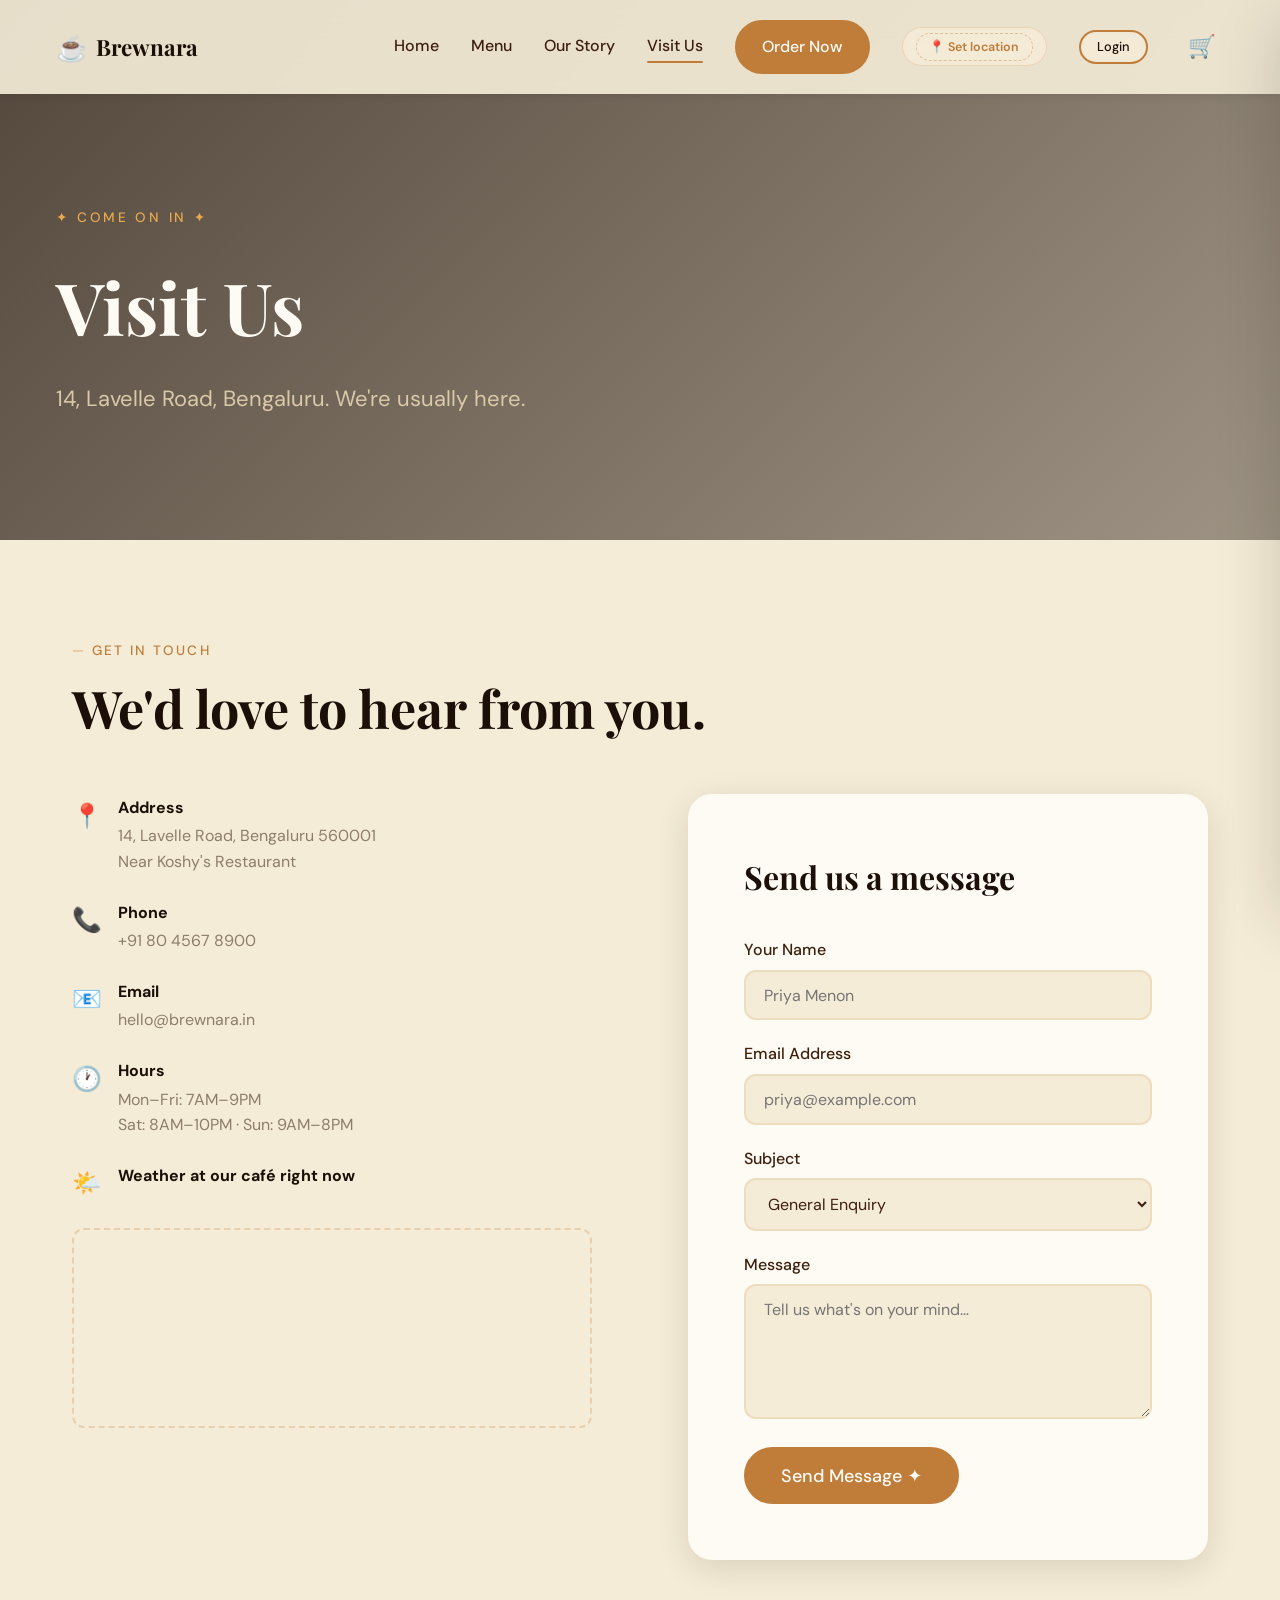
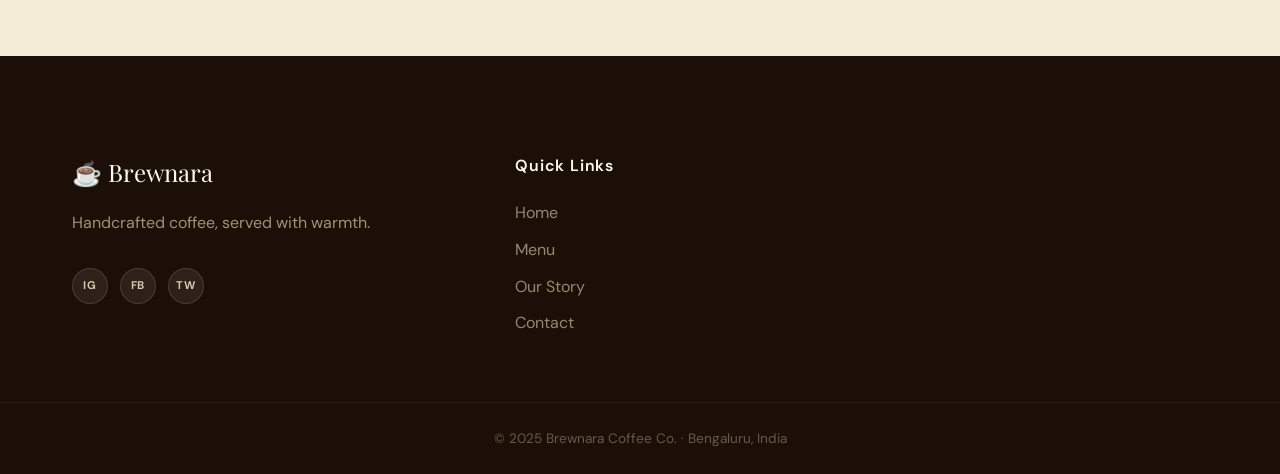
<file: contact.html>
<!DOCTYPE html>
<html lang="en">

<head>
  <meta charset="UTF-8" />
  <meta name="viewport" content="width=device-width, initial-scale=1.0" />
  <title>Visit Us — Brewnara Coffee Co.</title>
  <link rel="stylesheet" href="style.css" />
  <link rel="stylesheet" href="components.css" />
  <link rel="preconnect" href="https://fonts.googleapis.com" />
  <link
    href="https://fonts.googleapis.com/css2?family=Playfair+Display:ital,wght@0,500;0,700;1,500&family=DM+Sans:wght@300;400;500&family=Caveat:wght@600&display=swap"
    rel="stylesheet" />
</head>

<body class="page-inner">

  <header class="nav nav--scrolled" id="nav">
    <a href="index.html" class="nav__logo"><span class="nav__logo-icon">☕</span><span>Brewnara</span></a>
    <nav class="nav__links">
      <a href="index.html" class="nav__link">Home</a>
      <a href="menu.html" class="nav__link">Menu</a>
      <a href="about.html" class="nav__link">Our Story</a>
      <a href="contact.html" class="nav__link nav__link--active">Visit Us</a>
    </nav>
    <a href="menu.html" class="btn btn--warm">Order Now</a>
    <div id="weather-widget" class="weather-widget"></div>
    <button id="nav-login-btn" class="btn btn--outline nav-login-btn" onclick="openAuthModal('login')">Login</button>
    <div id="nav-user-area" class="nav-user-area" style="display:none;position:relative">
      <button class="nav-profile-btn" onclick="toggleProfileDropdown()">
        <span class="nav-profile-avatar" id="nav-profile-avatar"></span>
        <span id="nav-user-name"></span>
        <span class="nav-profile-caret">▾</span>
      </button>
      <div id="profile-dropdown" class="profile-dropdown" style="display:none"></div>
    </div>
    <button class="nav-cart-btn" onclick="toggleCart()">🛒 <span id="cart-badge" class="cart-badge"
        style="display:none">0</span></button>
    <input type="checkbox" id="nav-toggle" class="nav__toggle-input" />
    <label for="nav-toggle" class="nav__hamburger"><span></span><span></span><span></span></label>
    <div class="nav__mobile-menu">
      <a href="index.html">Home</a><a href="menu.html">Menu</a>
      <a href="about.html">Our Story</a><a href="contact.html">Visit Us</a>
    </div>
  </header>

  <section class="page-hero">
    <div class="page-hero__bg"
      style="background-image:url('https://images.unsplash.com/photo-1501339847302-ac426a4a7cbb?w=1400&q=80')"></div>
    <div class="page-hero__overlay"></div>
    <div class="page-hero__content">
      <span class="hero__eyebrow">Come On In</span>
      <h1>Visit Us</h1>
      <p>14, Lavelle Road, Bengaluru. We're usually here.</p>
    </div>
  </section>

  <section class="contact section" id="contact">
    <div class="container">
      <div class="section-label">Get In Touch</div>
      <h2 class="section-title">We'd love to hear from you.</h2>
      <div class="contact__inner">
        <div class="contact__info">
          <div class="contact__info-item"><span class="contact__info-icon">📍</span>
            <div><strong>Address</strong>
              <p>14, Lavelle Road, Bengaluru 560001<br />Near Koshy's Restaurant</p>
            </div>
          </div>
          <div class="contact__info-item"><span class="contact__info-icon">📞</span>
            <div><strong>Phone</strong>
              <p>+91 80 4567 8900</p>
            </div>
          </div>
          <div class="contact__info-item"><span class="contact__info-icon">📧</span>
            <div><strong>Email</strong>
              <p>hello@brewnara.in</p>
            </div>
          </div>
          <div class="contact__info-item"><span class="contact__info-icon">🕐</span>
            <div><strong>Hours</strong>
              <p>Mon–Fri: 7AM–9PM<br />Sat: 8AM–10PM · Sun: 9AM–8PM</p>
            </div>
          </div>
          <!-- Live weather at location -->
          <div class="contact__info-item">
            <span class="contact__info-icon">🌤️</span>
            <div><strong>Weather at our café right now</strong>
              <div id="weather-widget-contact" class="weather-widget-inline"></div>
            </div>
          </div>
          <div class="contact__map-placeholder">
            <iframe
              src="https://www.google.com/maps/embed?pb=!1m18!1m12!1m3!1d60937.79!2d78.4738!3d17.4126!2m3!1f0!2f0!3f0!3m2!1i1024!2i768!4f13.1!3m3!1m2!1s0x3bcb99daeaebd2c7%3A0x80c0!2sJubilee%20Hills%2C%20Hyderabad!5e0!3m2!1sen!2sin!4v1680000000000"
              width="100%" height="200" style="border:0;border-radius:12px;" allowfullscreen="" loading="lazy"></iframe>
          </div>
        </div>
        <form class="contact__form" id="contact-form">
          <h3>Send us a message</h3>
          <div id="contact-success"
            style="display:none;background:#e8f5e9;color:#2e7d32;padding:1rem;border-radius:8px;margin-bottom:1rem;font-weight:500">
            ✓ Message sent! We'll get back to you within 24 hours.</div>
          <div class="form-group"><label for="name">Your Name</label><input type="text" id="name"
              placeholder="Priya Menon" required /></div>
          <div class="form-group"><label for="email">Email Address</label><input type="email" id="email"
              placeholder="priya@example.com" required /></div>
          <div class="form-group"><label for="subject">Subject</label>
            <select id="subject">
              <option>General Enquiry</option>
              <option>Table Reservation</option>
              <option>Corporate Event</option>
              <option>Bean Subscription</option>
              <option>Wholesale</option>
              <option>Press & Media</option>
            </select>
          </div>
          <div class="form-group"><label for="message">Message</label><textarea id="message" rows="5"
              placeholder="Tell us what's on your mind…" required></textarea></div>
          <button type="submit" class="btn btn--warm btn--lg">Send Message ✦</button>
        </form>
      </div>
    </div>
  </section>

  <footer class="footer">
    <div class="container footer__inner">
      <div class="footer__brand">
        <div class="footer__logo">☕ Brewnara</div>
        <p>Handcrafted coffee, served with warmth.</p>
        <div class="footer__socials"><a href="#" class="footer__social">ig</a><a href="#"
            class="footer__social">fb</a><a href="#" class="footer__social">tw</a></div>
      </div>
      <div class="footer__col">
        <h4>Quick Links</h4><a href="index.html">Home</a><a href="menu.html">Menu</a><a href="about.html">Our
          Story</a><a href="contact.html">Contact</a>
      </div>
    </div>
    <div class="footer__bottom">
      <p>© 2025 Brewnara Coffee Co. · Bengaluru, India</p>
    </div>
  </footer>

  <!-- CART + AUTH MODALS -->
  <div id="cart-overlay" style="display:none;position:fixed;inset:0;background:rgba(0,0,0,.45);z-index:299;"></div>
  <aside id="cart-drawer" class="cart-drawer">
    <div class="cart-drawer__header">
      <h3>☕ Your Order</h3><button class="cart-drawer__close" onclick="toggleCart()">✕</button>
    </div>
    <div id="cart-items" class="cart-drawer__body"></div>
    <div class="cart-drawer__footer">
      <div class="cart-drawer__total"><span>Total</span><strong id="cart-total">₹0</strong></div>
      <button class="btn btn--warm btn--lg" style="width:100%" onclick="handleCheckout()">Place Order →</button>
      <p class="cart-drawer__note">* Login required to place order</p>
    </div>
  </aside>
  <div id="auth-modal"
    style="display:none;position:fixed;inset:0;background:rgba(28,15,7,.7);z-index:400;align-items:center;justify-content:center;backdrop-filter:blur(4px);">
    <div class="auth-modal__box">
      <button class="auth-modal__close" onclick="closeAuthModal()">✕</button>
      <div class="auth-modal__logo">☕ Brewnara</div>
      <div class="auth-tabs">
        <button class="auth-tab auth-tab--active" data-tab="login" onclick="switchAuthTab('login')">Login</button>
        <button class="auth-tab" data-tab="register" onclick="switchAuthTab('register')">Register</button>
      </div>
      <p id="auth-error" class="auth-error"></p>
      <form id="auth-login-form">
        <div class="form-group"><label>Email</label><input id="login-email" type="email" required /></div>
        <div class="form-group"><label>Password</label><input id="login-password" type="password" required /></div>
        <button type="submit" class="btn btn--warm btn--lg" style="width:100%;margin-top:.5rem">Login →</button>
        <p class="auth-switch">No account? <button type="button" onclick="switchAuthTab('register')">Register
            free</button></p>
      </form>
      <form id="auth-register-form" style="display:none">
        <div class="form-group"><label>Full Name</label><input id="reg-name" type="text" required /></div>
        <div class="form-group"><label>Email</label><input id="reg-email" type="email" required /></div>
        <div class="form-group"><label>Password</label><input id="reg-password" type="password" required /></div>
        <div class="form-group"><label>Confirm Password</label><input id="reg-confirm" type="password" required /></div>
        <button type="submit" class="btn btn--warm btn--lg" style="width:100%;margin-top:.5rem">Create Account
          →</button>
        <p class="auth-switch">Have account? <button type="button" onclick="switchAuthTab('login')">Login</button></p>
      </form>
    </div>
  </div>
  <div id="order-confirm-modal"
    style="display:none;position:fixed;inset:0;background:rgba(28,15,7,.7);z-index:400;align-items:center;justify-content:center;">
    <div class="auth-modal__box" style="text-align:center">
      <div style="font-size:3rem;margin-bottom:1rem">🎉</div>
      <h2 style="font-family:var(--font-display);color:var(--cs-espresso)">Order Placed!</h2>
      <p>Thank you, <strong id="order-confirm-name"></strong>! Total: <strong id="order-confirm-total"></strong></p>
      <button class="btn btn--warm btn--lg" style="margin-top:1.5rem;width:100%"
        onclick="closeOrderConfirm()">Done</button>
    </div>
  </div>

  <script src="app.js"></script>
  <script>
    // Contact form handler — saves to localStorage
    document.getElementById('contact-form').addEventListener('submit', function (e) {
      e.preventDefault();
      const messages = JSON.parse(localStorage.getItem('brewnara_messages') || '[]');
      messages.push({
        name: document.getElementById('name').value,
        email: document.getElementById('email').value,
        subject: document.getElementById('subject').value,
        message: document.getElementById('message').value,
        date: new Date().toISOString()
      });
      localStorage.setItem('brewnara_messages', JSON.stringify(messages));
      document.getElementById('contact-success').style.display = 'block';
      this.reset();
    });

    // Copy weather into the inline contact widget after it loads
    document.addEventListener('DOMContentLoaded', () => {
      // Give the main weather widget a moment to fetch, then mirror it
      setTimeout(() => {
        const source = document.getElementById('weather-widget');
        const target = document.getElementById('weather-widget-contact');
        if (source && target) target.innerHTML = source.innerHTML;
      }, 2500);
    });
  </script>
</body>

</html>
</file>
<file: style.css>
/*  1. CSS CUSTOM PROPERTIES (Design Tokens)  */

:root {
  /* Brand Palette */
  --cs-espresso: #1C0F07;
  /* Darkest — espresso depth */
  --cs-roast: #3D1F0D;
  /* Dark brown */
  --cs-caramel: #C07D3A;
  /* Golden caramel — primary accent */
  --cs-honey: #E8A84D;
  /* Warm honey — hover accent */
  --cs-cream: #F5ECD7;
  /* Cream base — background */
  --cs-cream-dk: #D9C9A8;
  /* Darker cream for text on dark */
  --cs-sage: #7A8C6E;
  /* Sage green — natural counter */
  --cs-warm-gray: #8C7E6A;
  /* Warm neutral text */
  --cs-white: #FEFAF4;
  /* Off-white */

  /* Typography */
  --font-display: 'Playfair Display', Georgia, serif;
  --font-body: 'DM Sans', system-ui, sans-serif;
  --font-hand: 'Caveat', cursive;

  /* Type Scale */
  --fs-xs: clamp(0.75rem, 1.5vw, 0.85rem);
  --fs-sm: clamp(0.875rem, 1.8vw, 1rem);
  --fs-base: clamp(1rem, 2vw, 1.125rem);
  --fs-md: clamp(1.125rem, 2.5vw, 1.375rem);
  --fs-lg: clamp(1.5rem, 3vw, 2rem);
  --fs-xl: clamp(2rem, 5vw, 3.25rem);
  --fs-hero: clamp(2.8rem, 8vw, 5.5rem);

  /* Spacing */
  --sp-xs: 0.5rem;
  --sp-sm: 1rem;
  --sp-md: 2rem;
  --sp-lg: 3.5rem;
  --sp-xl: 6rem;

  /* Borders */
  --radius-sm: 6px;
  --radius-md: 12px;
  --radius-lg: 24px;
  --radius-pill: 999px;

  /* Shadows */
  --shadow-sm: 0 2px 8px rgba(28, 15, 7, 0.08);
  --shadow-md: 0 8px 32px rgba(28, 15, 7, 0.12);
  --shadow-lg: 0 20px 60px rgba(28, 15, 7, 0.18);
  --shadow-warm: 0 8px 32px rgba(192, 125, 58, 0.25);

  /* Transitions */
  --ease-out: cubic-bezier(0.16, 1, 0.3, 1);
  --ease-inout: cubic-bezier(0.4, 0, 0.2, 1);
  --duration: 0.35s;
}

/*
     2. RESET & BASE
  */
*,
*::before,
*::after {
  box-sizing: border-box;
  margin: 0;
  padding: 0;
}

html {
  scroll-behavior: smooth;
  font-size: 16px;
}

body {
  font-family: var(--font-body);
  background-color: var(--cs-cream);
  color: var(--cs-roast);
  line-height: 1.7;
  overflow-x: hidden;
  -webkit-font-smoothing: antialiased;
}

img {
  display: block;
  width: 100%;
  height: 100%;
  object-fit: cover;
}

a {
  text-decoration: none;
  color: inherit;
}

ul {
  list-style: none;
}

input,
textarea,
select,
button {
  font-family: inherit;
}

.container {
  max-width: 1200px;
  margin: 0 auto;
  padding: 0 var(--sp-md);
}

.section {
  padding: var(--sp-xl) 0;
}

.section-label {
  display: inline-block;
  font-size: var(--fs-xs);
  font-weight: 500;
  letter-spacing: .15em;
  text-transform: uppercase;
  color: var(--cs-caramel);
  margin-bottom: var(--sp-sm);
}

.section-label::before {
  content: '— ';
  opacity: .5;
}

.section-title {
  font-family: var(--font-display);
  font-size: var(--fs-xl);
  font-weight: 700;
  line-height: 1.15;
  color: var(--cs-espresso);
  margin-bottom: var(--sp-lg);
}

/*   3. BUTTONS   */
.btn {
  display: inline-flex;
  align-items: center;
  gap: .5rem;
  padding: .7rem 1.6rem;
  border-radius: var(--radius-pill);
  font-size: var(--fs-sm);
  font-weight: 500;
  cursor: pointer;
  border: 2px solid transparent;
  transition: transform var(--duration) var(--ease-out),
    box-shadow var(--duration) var(--ease-out),
    background var(--duration),
    color var(--duration);
  position: relative;
  overflow: hidden;
}

.btn::after {
  content: '';
  position: absolute;
  inset: 0;
  background: rgba(255, 255, 255, 0.15);
  opacity: 0;
  transition: opacity var(--duration);
}

.btn:hover::after {
  opacity: 1;
}

.btn:hover {
  transform: translateY(-2px);
  box-shadow: var(--shadow-warm);
}

.btn:active {
  transform: translateY(0);
}

.btn--warm {
  background: var(--cs-caramel);
  color: var(--cs-white);
  border-color: var(--cs-caramel);
}

.btn--warm:hover {
  background: var(--cs-honey);
  border-color: var(--cs-honey);
}

.btn--outline {
  background: transparent;
  color: var(--cs-white);
  border-color: rgba(255, 255, 255, .6);
  backdrop-filter: blur(4px);
}

.btn--outline:hover {
  background: rgba(255, 255, 255, .1);
  border-color: var(--cs-white);
}

.btn--lg {
  padding: .9rem 2.2rem;
  font-size: var(--fs-base);
}

/*     4. LOADING ANIMATION */
.loader {
  position: fixed;
  inset: 0;
  background: var(--cs-espresso);
  display: flex;
  flex-direction: column;
  align-items: center;
  justify-content: center;
  z-index: 9999;
  animation: loaderFade 0.5s ease 2s forwards;
  pointer-events: none;
}

.loader__cup {
  position: relative;
  text-align: center
}

.loader__mug {
  font-size: 4rem;
  animation: cupBounce 1.5s var(--ease-out) infinite;
}

.loader__steam {
  position: absolute;
  width: 4px;
  background: linear-gradient(to top, var(--cs-caramel), transparent);
  bottom: 100%;
  animation: steamRise 2s ease 0.3s infinite;
  opacity: 0;
}

.loader__steam {
  left: 40%;
  height: 30px;
  animation-delay: 0s;
}

.loader__steam--2 {
  left: 52%;
  height: 25px;
  animation-delay: .2s;
}

.loader__steam--3 {
  left: 30%;
  height: 20px;
  animation-delay: .4s;
}

.loader__text {
  color: var(--cs-cream-dk);
  font-size: var(--fs-sm);
  margin-top: 1.5rem;
  letter-spacing: .05em;
  animation: fadeInText 0.6s ease 0.5s both;
}


@keyframes loaderFade {
  to {
    opacity: 0;
    visibility: hidden;
  }
}

@keyframes cupBounce {

  0%,
  100% {
    transform: translateY(0)
  }

  50% {
    transform: translateY(-10px)
  }
}

@keyframes steamRise {
  0% {
    opacity: 0;
    transform: translateY(0) scaleX(1)
  }

  50% {
    opacity: .8;
    transform: translateY(-20px) scaleX(1.2)
  }

  100% {
    opacity: 0;
    transform: translateY(-40px) scaleX(0.8)
  }
}

@keyframes fadeInText {
  from {
    opacity: 0;
    transform: translateY(8px)
  }

  to {
    opacity: 1;
    transform: none
  }
}

/*     5. NAVIGATION  */
.nav {
  position: fixed;
  top: 0;
  left: 0;
  right: 0;
  z-index: 100;
  display: flex;
  align-items: center;
  gap: var(--sp-md);
  padding: 1.25rem var(--sp-lg);
  transition: background var(--duration), backdrop-filter var(--duration), box-shadow var(--duration);
}

/* Transparent on hero, white-ish when scrolled */
.nav {
  background: transparent;
}

.nav--scrolled,
.page-inner .nav {
  background: rgba(245, 236, 215, .92);
  backdrop-filter: blur(16px);
  box-shadow: var(--shadow-sm);
}

.nav__logo {
  display: flex;
  align-items: center;
  gap: .5rem;
  font-family: var(--font-display);
  font-size: 1.4rem;
  font-weight: 700;
  color: var(--cs-espresso);
  margin-right: auto;
}

.nav__logo-icon {
  font-size: 1.6rem;
}

.nav__links {
  display: flex;
  gap: var(--sp-md);
}

.nav__link {
  font-size: var(--fs-sm);
  font-weight: 500;
  color: var(--cs-roast);
  position: relative;
  padding-bottom: 2px;
}

.nav__link::after {
  content: '';
  position: absolute;
  bottom: -2px;
  left: 0;
  width: 0;
  height: 2px;
  background: var(--cs-caramel);
  border-radius: 2px;
  transition: width var(--duration) var(--ease-out);
}

.nav__link:hover::after,
.nav__link--active::after {
  width: 100%;
}

/* Mobile hamburger — CSS-only */
.nav__toggle-input,
.nav__mobile-menu {
  display: none;
}

.nav__hamburger {
  display: none;
  flex-direction: column;
  gap: 5px;
  cursor: pointer;
  padding: 4px;
}

.nav__hamburger span {
  display: block;
  width: 24px;
  height: 2px;
  background: var(--cs-roast);
  border-radius: 2px;
  transition: transform var(--duration), opacity var(--duration);
}

/*
     6. HERO SECTION
  */
.hero {
  position: relative;
  height: 100vh;
  min-height: 640px;
  display: flex;
  align-items: center;
  overflow: hidden;
}

.hero__bg {
  position: absolute;
  inset: 0;
  background-image: url('https://images.unsplash.com/photo-1445116572660-236099ec97a0?w=1800&q=80');
  background-size: cover;
  background-position: center;
  transform: scale(1.05);
  animation: heroZoom 12s ease-in-out infinite alternate;
}

@keyframes heroZoom {
  from {
    transform: scale(1.05);
  }

  to {
    transform: scale(1.12);
  }
}

.hero__overlay {
  position: absolute;
  inset: 0;
  background: linear-gradient(135deg,
      rgba(28, 15, 7, 0.72) 0%,
      rgba(61, 31, 13, 0.45) 50%,
      rgba(28, 15, 7, 0.30) 100%);
}

.hero__content {
  position: relative;
  z-index: 2;
  max-width: 700px;
  padding: 0 var(--sp-lg);
  animation: heroIn 1s var(--ease-out) 0.3s both;
}

@keyframes heroIn {
  from {
    opacity: 0;
    transform: translateY(30px);
  }

  to {
    opacity: 1;
    transform: none;
  }
}

.hero__eyebrow {
  display: inline-block;
  font-size: var(--fs-xs);
  font-weight: 500;
  letter-spacing: .2em;
  text-transform: uppercase;
  color: var(--cs-honey);
  margin-bottom: var(--sp-sm);
}

.hero__eyebrow::before {
  content: '✦  ';
}

.hero__eyebrow::after {
  content: '  ✦';
}

.hero__headline {
  font-family: var(--font-display);
  font-size: var(--fs-hero);
  font-weight: 700;
  line-height: 1.05;
  color: var(--cs-white);
  margin-bottom: 1.5rem;
}

.hero__headline em {
  font-style: italic;
  color: var(--cs-honey);
}

.hero__sub {
  font-size: var(--fs-md);
  color: var(--cs-cream-dk);
  max-width: 520px;
  margin-bottom: var(--sp-lg);
  line-height: 1.65;
}

.hero__ctas {
  display: flex;
  gap: 1rem;
  flex-wrap: wrap;
}

/* Scroll indicator */
.hero__scroll-indicator {
  position: absolute;
  bottom: 2.5rem;
  right: var(--sp-lg);
  display: flex;
  flex-direction: column;
  align-items: center;
  gap: .5rem;
  color: var(--cs-cream-dk);
  font-size: var(--fs-xs);
  letter-spacing: .1em;
  text-transform: uppercase;
  z-index: 2;
}

.hero__scroll-line {
  width: 2px;
  height: 50px;
  background: linear-gradient(to bottom, var(--cs-caramel), transparent);
  border-radius: 2px;
  animation: scrollPulse 2s ease-in-out infinite;
}

@keyframes scrollPulse {

  0%,
  100% {
    transform: scaleY(1);
    opacity: 1;
  }

  50% {
    transform: scaleY(0.6);
    opacity: 0.4;
  }
}

/*
     7. TICKER / RIBBON
  */
.ticker {
  background: var(--cs-caramel);
  padding: .75rem 0;
  overflow: hidden;
}

.ticker__track {
  display: flex;
  gap: 3rem;
  white-space: nowrap;
  animation: tickerScroll 20s linear infinite;
  color: var(--cs-white);
  font-size: var(--fs-sm);
  font-weight: 500;
  letter-spacing: .03em;
}

@keyframes tickerScroll {
  from {
    transform: translateX(0);
  }

  to {
    transform: translateX(-50%);
  }
}

/*
     8. FEATURES / WHY US
  */
.features {
  background: var(--cs-white);
}

.features__grid {
  display: grid;
  grid-template-columns: repeat(auto-fit, minmax(240px, 1fr));
  gap: var(--sp-md);
}

.feature-card {
  background: var(--cs-cream);
  border-radius: var(--radius-lg);
  padding: var(--sp-lg) var(--sp-md);
  border: 1px solid rgba(192, 125, 58, .12);
  transition: transform var(--duration) var(--ease-out),
    box-shadow var(--duration) var(--ease-out);
  position: relative;
  overflow: hidden;
}

.feature-card::before {
  content: '';
  position: absolute;
  top: 0;
  left: 0;
  width: 4px;
  height: 100%;
  background: var(--cs-caramel);
  transform: scaleY(0);
  transform-origin: bottom;
  transition: transform var(--duration) var(--ease-out);
}

.feature-card:hover {
  transform: translateY(-6px);
  box-shadow: var(--shadow-md);
}

.feature-card:hover::before {
  transform: scaleY(1);
}

.feature-card__icon {
  font-size: 2.5rem;
  margin-bottom: 1rem;
  display: block;
}

.feature-card h3 {
  font-family: var(--font-display);
  font-size: var(--fs-md);
  font-weight: 700;
  margin-bottom: .5rem;
  color: var(--cs-espresso);
}

.feature-card p {
  color: var(--cs-warm-gray);
  font-size: var(--fs-sm);
}

/*
     9. STATS SECTION
  */
.stats {
  position: relative;
  padding: var(--sp-xl) 0;
  overflow: hidden;
}

.stats__bg {
  position: absolute;
  inset: 0;
  background-image: url('https://images.unsplash.com/photo-1442512595331-e89e73853f31?w=1400&q=80');
  background-size: cover;
  background-position: center;
  filter: brightness(0.2);
}

.stats__inner {
  position: relative;
  z-index: 2;
  display: flex;
  align-items: center;
  justify-content: center;
  gap: 0;
  flex-wrap: wrap;
}

.stat {
  display: flex;
  flex-direction: column;
  align-items: center;
  text-align: center;
  flex: 1;
  min-width: 140px;
  padding: var(--sp-md);
}

.stat__num {
  font-family: var(--font-display);
  font-size: clamp(2.5rem, 5vw, 4rem);
  font-weight: 700;
  color: var(--cs-honey);
  line-height: 1;
  margin-bottom: .3rem;
}

.stat__label {
  font-size: var(--fs-xs);
  letter-spacing: .12em;
  text-transform: uppercase;
  color: var(--cs-cream-dk);
}

.stat__divider {
  width: 1px;
  height: 60px;
  background: rgba(255, 255, 255, .15);
  flex-shrink: 0;
}

/*
     10. MENU PREVIEW CARDS
  */
.menu-preview {
  background: var(--cs-cream);
}

.menu-preview__grid {
  display: grid;
  grid-template-columns: repeat(auto-fit, minmax(260px, 1fr));
  gap: var(--sp-md);
  margin-bottom: var(--sp-lg);
}

.menu-card {
  background: var(--cs-white);
  border-radius: var(--radius-lg);
  overflow: hidden;
  box-shadow: var(--shadow-sm);
  transition: transform var(--duration) var(--ease-out),
    box-shadow var(--duration) var(--ease-out);
}

.menu-card:hover {
  transform: translateY(-8px);
  box-shadow: var(--shadow-lg);
}

.menu-card__img-wrap {
  position: relative;
  height: 200px;
  overflow: hidden;
}

.menu-card__img {
  transition: transform .6s var(--ease-out);
}

.menu-card:hover .menu-card__img {
  transform: scale(1.08);
}

.menu-card__badge {
  position: absolute;
  top: 12px;
  left: 12px;
  background: var(--cs-caramel);
  color: var(--cs-white);
  font-size: 0.7rem;
  font-weight: 600;
  letter-spacing: .08em;
  text-transform: uppercase;
  padding: .25rem .75rem;
  border-radius: var(--radius-pill);
}

.menu-card__badge--new {
  background: var(--cs-sage);
}

.menu-card__badge--hot {
  background: #C0392B;
}

.menu-card__body {
  padding: var(--sp-md);
}

.menu-card__top {
  display: flex;
  justify-content: space-between;
  align-items: baseline;
  margin-bottom: .4rem;
}

.menu-card__top h3 {
  font-family: var(--font-display);
  font-size: var(--fs-base);
  font-weight: 700;
  color: var(--cs-espresso);
}

.menu-card__price {
  font-size: var(--fs-md);
  font-weight: 700;
  color: var(--cs-caramel);
}

.menu-card__body p {
  font-size: var(--fs-sm);
  color: var(--cs-warm-gray);
  margin-bottom: .75rem;
  line-height: 1.55;
}

.menu-card__tags {
  display: flex;
  gap: .5rem;
  flex-wrap: wrap;
}

.menu-card__tags span {
  font-size: .7rem;
  font-weight: 500;
  color: var(--cs-caramel);
  background: rgba(192, 125, 58, .1);
  padding: .2rem .6rem;
  border-radius: var(--radius-pill);
}

.menu-preview__cta {
  text-align: center;
}

/*
     11. GALLERY
  */
.gallery {
  background: var(--cs-espresso);
}

.gallery .section-title {
  color: var(--cs-white);
}

.gallery .section-label {
  color: var(--cs-honey);
}

.gallery__grid {
  display: grid;
  grid-template-columns: repeat(4, 1fr);
  grid-template-rows: 280px 280px;
  gap: 8px;
  margin-top: var(--sp-lg);
}

.gallery__item {
  position: relative;
  overflow: hidden;
  border-radius: var(--radius-md);
}

.gallery__item img {
  transition: transform .7s var(--ease-out);
}

.gallery__item:hover img {
  transform: scale(1.1);
}

.gallery__item--tall {
  grid-row: 1 / 3;
  grid-column: 1 / 2;
}

.gallery__item--wide {
  grid-column: 2 / 4;
}

.gallery__overlay {
  position: absolute;
  inset: 0;
  background: rgba(28, 15, 7, .0);
  display: flex;
  align-items: flex-end;
  padding: var(--sp-sm);
  transition: background var(--duration);
}

.gallery__overlay span {
  color: var(--cs-white);
  font-size: var(--fs-sm);
  font-weight: 600;
  transform: translateY(8px);
  opacity: 0;
  transition: transform var(--duration) var(--ease-out), opacity var(--duration);
}

.gallery__item:hover .gallery__overlay {
  background: rgba(28, 15, 7, .45);
}

.gallery__item:hover .gallery__overlay span {
  transform: none;
  opacity: 1;
}

/*
     12. PROMO / DISCOUNT
  */
.promo {
  background: var(--cs-white);
}

.promo__card {
  background: linear-gradient(135deg, var(--cs-espresso) 0%, var(--cs-roast) 100%);
  border-radius: var(--radius-lg);
  padding: var(--sp-lg);
  display: flex;
  align-items: center;
  gap: var(--sp-lg);
  position: relative;
  overflow: hidden;
}

.promo__card::before {
  content: '';
  position: absolute;
  top: -40px;
  right: -40px;
  width: 200px;
  height: 200px;
  border-radius: 50%;
  background: rgba(232, 168, 77, .08);
}

.promo__ribbon {
  position: absolute;
  top: 0;
  right: 0;
  background: var(--cs-caramel);
  color: var(--cs-white);
  font-size: .7rem;
  font-weight: 700;
  letter-spacing: .1em;
  text-transform: uppercase;
  padding: .3rem 1.5rem .3rem 1rem;
  border-radius: 0 var(--radius-lg) 0 var(--radius-lg);
}

.promo__content {
  flex: 1;
}

.promo__content h2 {
  font-family: var(--font-display);
  font-size: var(--fs-xl);
  color: var(--cs-white);
  margin-bottom: .75rem;
}

.promo__content p {
  color: var(--cs-cream-dk);
  font-size: var(--fs-base);
  margin-bottom: var(--sp-sm);
}

.promo__code {
  display: inline-flex;
  align-items: center;
  gap: 1rem;
  background: rgba(255, 255, 255, .08);
  border: 2px dashed rgba(232, 168, 77, .5);
  border-radius: var(--radius-md);
  padding: .75rem 1.5rem;
  color: var(--cs-cream-dk);
  font-size: var(--fs-sm);
}

.promo__code strong {
  font-family: 'Courier New', monospace;
  font-size: var(--fs-md);
  color: var(--cs-honey);
  letter-spacing: .1em;
}

.promo__img-wrap {
  width: 260px;
  height: 220px;
  border-radius: var(--radius-md);
  overflow: hidden;
  flex-shrink: 0;
}

/*
     13. TESTIMONIALS
  */
.testimonials {
  background: var(--cs-cream);
}

.testimonials__grid {
  display: grid;
  grid-template-columns: repeat(auto-fit, minmax(280px, 1fr));
  gap: var(--sp-md);
  align-items: start;
}

.testimonial-card {
  background: var(--cs-white);
  border-radius: var(--radius-lg);
  padding: var(--sp-lg) var(--sp-md);
  box-shadow: var(--shadow-sm);
  transition: transform var(--duration) var(--ease-out), box-shadow var(--duration);
  position: relative;
}

.testimonial-card::before {
  content: '\201C';
  position: absolute;
  top: .5rem;
  left: 1rem;
  font-family: var(--font-display);
  font-size: 5rem;
  color: rgba(192, 125, 58, .12);
  line-height: 1;
}

.testimonial-card:hover {
  transform: translateY(-5px);
  box-shadow: var(--shadow-md);
}

.testimonial-card--featured {
  background: var(--cs-espresso);
  transform: scale(1.03);
}

.testimonial-card--featured .testimonial-card__quote,
.testimonial-card--featured .testimonial-card__author strong,
.testimonial-card--featured .testimonial-card__author span {
  color: var(--cs-cream-dk);
}

.testimonial-card--featured::before {
  color: rgba(232, 168, 77, .2);
}

.testimonial-card__stars {
  color: var(--cs-honey);
  font-size: 1rem;
  margin-bottom: var(--sp-sm);
}

.testimonial-card__quote {
  font-family: var(--font-display);
  font-style: italic;
  font-size: var(--fs-base);
  color: var(--cs-roast);
  line-height: 1.65;
  margin-bottom: var(--sp-md);
  position: relative;
  z-index: 1;
}

.testimonial-card__author {
  display: flex;
  align-items: center;
  gap: .75rem;
}

.testimonial-card__author img {
  width: 44px;
  height: 44px;
  border-radius: 50%;
  object-fit: cover;
}

.testimonial-card__author strong {
  display: block;
  font-size: var(--fs-sm);
  color: var(--cs-espresso);
}

.testimonial-card__author span {
  font-size: var(--fs-xs);
  color: var(--cs-warm-gray);
}

/*
     14. NEWSLETTER
  */
.newsletter {
  background: var(--cs-espresso);
}

.newsletter__inner {
  display: flex;
  align-items: center;
  gap: var(--sp-xl);
  flex-wrap: wrap;
}

.newsletter__text {
  flex: 1;
  min-width: 280px;
}

.newsletter__text h2 {
  font-family: var(--font-display);
  font-size: var(--fs-xl);
  color: var(--cs-white);
  line-height: 1.2;
  margin-bottom: .75rem;
}

.newsletter__text p {
  color: var(--cs-cream-dk);
  font-size: var(--fs-base);
}

.newsletter__text .section-label {
  color: var(--cs-honey);
}

.newsletter__form {
  display: flex;
  gap: .75rem;
  flex-wrap: wrap;
  flex: 1;
  min-width: 280px;
}

.newsletter__input {
  flex: 1;
  min-width: 200px;
  padding: .8rem 1.4rem;
  border-radius: var(--radius-pill);
  border: 2px solid rgba(255, 255, 255, .15);
  background: rgba(255, 255, 255, .08);
  color: var(--cs-white);
  font-size: var(--fs-sm);
  outline: none;
  transition: border-color var(--duration);
}

.newsletter__input::placeholder {
  color: rgba(255, 255, 255, .4);
}

.newsletter__input:focus {
  border-color: var(--cs-caramel);
}

/*
     15. STORE HOURS
  */
.hours {
  background: var(--cs-white);
}

.hours__inner {
  display: grid;
  grid-template-columns: 1fr 1fr;
  gap: var(--sp-xl);
  align-items: center;
}

.hours__text h2 {
  font-family: var(--font-display);
  font-size: var(--fs-xl);
  color: var(--cs-espresso);
  margin-bottom: 1.5rem;
}

.hours__text p {
  font-size: var(--fs-base);
  color: var(--cs-warm-gray);
  margin-bottom: .4rem;
}

.hours__table {
  width: 100%;
  border-collapse: collapse;
  font-size: var(--fs-sm);
  background: var(--cs-cream);
  border-radius: var(--radius-md);
  overflow: hidden;
}

.hours__table td {
  padding: 1rem 1.5rem;
  color: var(--cs-roast);
  border-bottom: 1px solid rgba(192, 125, 58, .1);
}

.hours__table tr:last-child td {
  border-bottom: none;
}

.hours__table td:last-child {
  text-align: right;
  color: var(--cs-espresso);
}

.hours__table-holiday td {
  color: var(--cs-warm-gray);
}

.hours__note {
  margin-top: 1rem;
  font-size: var(--fs-xs);
  color: var(--cs-sage);
  padding: .6rem 1rem;
  background: rgba(122, 140, 110, .08);
  border-radius: var(--radius-sm);
  border-left: 3px solid var(--cs-sage);
}

/*
     16. FOOTER
  */
.footer {
  background: var(--cs-espresso);
  color: var(--cs-cream-dk);
}

.footer__inner {
  display: grid;
  grid-template-columns: 2fr 1fr 1fr 1fr;
  gap: var(--sp-lg);
  padding-top: var(--sp-xl);
  padding-bottom: var(--sp-lg);
}

.footer__logo {
  font-family: var(--font-display);
  font-size: 1.5rem;
  color: var(--cs-white);
  margin-bottom: 1rem;
}

.footer__brand p {
  font-size: var(--fs-sm);
  line-height: 1.7;
  margin-bottom: var(--sp-md);
  opacity: .7;
}

.footer__socials {
  display: flex;
  gap: .75rem;
}

.footer__social {
  width: 36px;
  height: 36px;
  border-radius: 50%;
  background: rgba(255, 255, 255, .08);
  border: 1px solid rgba(255, 255, 255, .12);
  display: flex;
  align-items: center;
  justify-content: center;
  font-size: .7rem;
  font-weight: 700;
  text-transform: uppercase;
  letter-spacing: .05em;
  transition: background var(--duration), border-color var(--duration), transform var(--duration);
}

.footer__social:hover {
  background: var(--cs-caramel);
  border-color: var(--cs-caramel);
  transform: translateY(-3px);
}

.footer__col h4 {
  font-size: var(--fs-sm);
  font-weight: 600;
  color: var(--cs-white);
  margin-bottom: 1.25rem;
  letter-spacing: .05em;
}

.footer__col a,
.footer__col p {
  display: block;
  font-size: var(--fs-sm);
  color: rgba(217, 201, 168, .65);
  margin-bottom: .6rem;
  transition: color var(--duration), transform var(--duration);
  width: fit-content;
}

.footer__col a:hover {
  color: var(--cs-honey);
  transform: translateX(4px);
}

.footer__bottom {
  border-top: 1px solid rgba(255, 255, 255, .06);
  text-align: center;
  padding: 1.5rem var(--sp-lg);
  font-size: var(--fs-xs);
  color: rgba(217, 201, 168, .4);
}

/*
     17. PAGE INNER HERO (for sub-pages)
  */
.page-hero {
  position: relative;
  height: 60vh;
  min-height: 380px;
  display: flex;
  align-items: center;
  margin-top: 0;
  padding-top: 80px;
  overflow: hidden;
}

.page-hero__bg {
  position: absolute;
  inset: 0;
  background-size: cover;
  background-position: center;
}

.page-hero__overlay {
  position: absolute;
  inset: 0;
  background: linear-gradient(135deg, rgba(28, 15, 7, 0.75), rgba(28, 15, 7, 0.4));
}

.page-hero__content {
  position: relative;
  z-index: 2;
  padding: 0 var(--sp-lg);
  animation: heroIn .8s var(--ease-out) both;
}

.page-hero__content h1 {
  font-family: var(--font-display);
  font-size: clamp(2.5rem, 6vw, 4.5rem);
  color: var(--cs-white);
  margin-bottom: .75rem;
}

.page-hero__content p {
  color: var(--cs-cream-dk);
  font-size: var(--fs-md);
}

/*
     18. MENU PAGE — TABS (CSS only)
  */
.menu-page {
  background: var(--cs-cream);
}

/* Hide radio inputs visually */
.menu-tab__radio {
  display: none;
}

.menu-tab__labels {
  display: flex;
  gap: .5rem;
  flex-wrap: wrap;
  margin-bottom: var(--sp-lg);
  padding: .5rem;
  background: var(--cs-white);
  border-radius: var(--radius-pill);
  width: fit-content;
  box-shadow: var(--shadow-sm);
}

.menu-tab__label {
  padding: .65rem 1.6rem;
  border-radius: var(--radius-pill);
  font-size: var(--fs-sm);
  font-weight: 500;
  cursor: pointer;
  transition: background var(--duration), color var(--duration), box-shadow var(--duration);
  color: var(--cs-warm-gray);
}

.menu-tab__label:hover {
  color: var(--cs-caramel);
}

/* Show/hide content panels */
.menu-tab__content {
  display: none;
}

/* When radio is checked, activate its label and sh ow its content */
#tab-hot:checked~.menu-tab__labels label[for="tab-hot"],
#tab-cold:checked~.menu-tab__labels label[for="tab-cold"],
#tab-food:checked~.menu-tab__labels label[for="tab-food"],
#tab-specials:checked~.menu-tab__labels label[for="tab-specials"] {
  background: var(--cs-caramel);
  color: var(--cs-white);
  box-shadow: 0 4px 12px rgba(192, 125, 58, .3);
}

#tab-hot:checked~#content-hot,
#tab-cold:checked~#content-cold,
#tab-food:checked~#content-food,
#tab-specials:checked~#content-specials {
  display: block;
  animation: tabFadeIn .35s var(--ease-out);
}

@keyframes tabFadeIn {
  from {
    opacity: 0;
    transform: translateY(10px);
  }

  to {
    opacity: 1;
    transform: none;
  }
}

.menu-list {
  display: flex;
  flex-direction: column;
  gap: var(--sp-sm);
}

.menu-list-item {
  display: flex;
  align-items: center;
  gap: var(--sp-md);
  background: var(--cs-white);
  border-radius: var(--radius-md);
  padding: var(--sp-sm);
  box-shadow: var(--shadow-sm);
  transition: transform var(--duration) var(--ease-out), box-shadow var(--duration);
}

.menu-list-item:hover {
  transform: translateX(6px);
  box-shadow: var(--shadow-md);
}

.menu-list-item img {
  width: 90px;
  height: 90px;
  border-radius: var(--radius-md);
  object-fit: cover;
  flex-shrink: 0;
}

.menu-list-item__info {
  flex: 1;
}

.menu-list-item__info h3 {
  font-family: var(--font-display);
  font-size: var(--fs-base);
  font-weight: 700;
  color: var(--cs-espresso);
  margin-bottom: .2rem;
}

.menu-list-item__info p {
  font-size: var(--fs-sm);
  color: var(--cs-warm-gray);
  margin-bottom: .4rem;
}

.menu-list-item__tags {
  display: flex;
  gap: .4rem;
  flex-wrap: wrap;
}

.menu-list-item__tags span {
  font-size: .65rem;
  font-weight: 500;
  color: var(--cs-caramel);
  background: rgba(192, 125, 58, .08);
  padding: .15rem .5rem;
  border-radius: var(--radius-pill);
}

.menu-list-item__price {
  font-size: var(--fs-md);
  font-weight: 700;
  color: var(--cs-caramel);
  flex-shrink: 0;
  padding-right: .5rem;
}

.specials-banner {
  background: linear-gradient(135deg, var(--cs-espresso), var(--cs-roast));
  border-radius: var(--radius-md);
  padding: var(--sp-md) var(--sp-lg);
  margin-bottom: var(--sp-md);
  color: var(--cs-cream-dk);
}

.specials-banner h2 {
  font-family: var(--font-display);
  font-size: var(--fs-lg);
  color: var(--cs-white);
  margin-bottom: .3rem;
}

.allergens-note {
  margin-top: var(--sp-lg);
  padding: var(--sp-sm) var(--sp-md);
  background: rgba(192, 125, 58, .06);
  border-left: 4px solid var(--cs-caramel);
  border-radius: 0 var(--radius-sm) var(--radius-sm) 0;
  font-size: var(--fs-xs);
  color: var(--cs-warm-gray);
}

/*
     19. DELIVERY SECTION
  */
.delivery {
  background: var(--cs-white);
}

.delivery__inner {
  display: grid;
  grid-template-columns: 1fr 1fr;
  gap: var(--sp-xl);
  align-items: center;
}

.delivery__text h2 {
  font-family: var(--font-display);
  font-size: var(--fs-xl);
  color: var(--cs-espresso);
  margin-bottom: 1rem;
}

.delivery__text>p {
  color: var(--cs-warm-gray);
  font-size: var(--fs-base);
  margin-bottom: var(--sp-lg);
}

.delivery__options {
  display: flex;
  flex-direction: column;
  gap: 1rem;
}

.delivery__option {
  display: flex;
  align-items: center;
  gap: 1rem;
  padding: 1rem 1.25rem;
  background: var(--cs-cream);
  border-radius: var(--radius-md);
  border: 1px solid rgba(192, 125, 58, .1);
  transition: transform var(--duration), box-shadow var(--duration);
}

.delivery__option:hover {
  transform: translateX(6px);
  box-shadow: var(--shadow-sm);
}

.delivery__option-icon {
  font-size: 1.8rem;
}

.delivery__option strong {
  display: block;
  color: var(--cs-espresso);
  font-size: var(--fs-sm);
}

.delivery__option span {
  font-size: var(--fs-xs);
  color: var(--cs-warm-gray);
}

.delivery__img {
  border-radius: var(--radius-lg);
  overflow: hidden;
  height: 420px;
  box-shadow: var(--shadow-lg);
}

/*
     20. ABOUT / STORY PAGE
  */
.story {
  background: var(--cs-cream);
}

.story__inner {
  display: grid;
  grid-template-columns: 1fr 1fr;
  gap: var(--sp-xl);
  align-items: center;
}

.story__text h2 {
  font-family: var(--font-display);
  font-size: var(--fs-xl);
  color: var(--cs-espresso);
  margin-bottom: 1.25rem;
  line-height: 1.2;
}

.story__text p {
  color: var(--cs-warm-gray);
  font-size: var(--fs-base);
  margin-bottom: 1rem;
  line-height: 1.75;
}

.story__img-wrap {
  position: relative;
  border-radius: var(--radius-lg);
  overflow: hidden;
  height: 460px;
  box-shadow: var(--shadow-lg);
}

.story__img-caption {
  position: absolute;
  bottom: 1rem;
  right: 1rem;
  background: rgba(28, 15, 7, .7);
  backdrop-filter: blur(8px);
  padding: .5rem 1rem;
  border-radius: var(--radius-sm);
}

.story__handwrite {
  font-family: var(--font-hand);
  color: var(--cs-honey);
  font-size: 1rem;
}

/* TIMELINE */
.timeline {
  background: var(--cs-white);
}

.timeline__track {
  position: relative;
  display: flex;
  flex-direction: column;
  gap: 0;
  margin-top: var(--sp-lg);
}

.timeline__track::before {
  content: '';
  position: absolute;
  left: 90px;
  top: 0;
  bottom: 0;
  width: 2px;
  background: linear-gradient(to bottom, var(--cs-caramel), transparent);
}

.timeline__item {
  display: grid;
  grid-template-columns: 90px 40px 1fr;
  gap: 0 1rem;
  align-items: start;
  margin-bottom: 2.5rem;
}

.timeline__year {
  font-family: var(--font-display);
  font-size: var(--fs-md);
  font-weight: 700;
  color: var(--cs-caramel);
  text-align: right;
  padding-top: .2rem;
}

.timeline__dot {
  width: 14px;
  height: 14px;
  border-radius: 50%;
  background: var(--cs-caramel);
  border: 3px solid var(--cs-white);
  box-shadow: 0 0 0 2px var(--cs-caramel);
  margin-top: .35rem;
  justify-self: center;
  transition: transform var(--duration);
}

.timeline__item:hover .timeline__dot {
  transform: scale(1.4);
}

.timeline__card {
  background: var(--cs-cream);
  border-radius: var(--radius-md);
  padding: var(--sp-sm) var(--sp-md);
  border-left: 3px solid var(--cs-caramel);
  transition: transform var(--duration) var(--ease-out), box-shadow var(--duration);
}

.timeline__item:hover .timeline__card {
  transform: translateX(6px);
  box-shadow: var(--shadow-sm);
}

.timeline__card h3 {
  font-family: var(--font-display);
  font-size: var(--fs-base);
  font-weight: 700;
  color: var(--cs-espresso);
  margin-bottom: .3rem;
}

.timeline__card p {
  font-size: var(--fs-sm);
  color: var(--cs-warm-gray);
}

/* TEAM */
.team {
  background: var(--cs-cream);
}

.team__grid {
  display: grid;
  grid-template-columns: repeat(auto-fit, minmax(250px, 1fr));
  gap: var(--sp-md);
}

.team-card {
  text-align: center;
  padding: var(--sp-lg) var(--sp-md);
  background: var(--cs-white);
  border-radius: var(--radius-lg);
  box-shadow: var(--shadow-sm);
  transition: transform var(--duration) var(--ease-out), box-shadow var(--duration);
}

.team-card:hover {
  transform: translateY(-6px);
  box-shadow: var(--shadow-md);
}

.team-card__img-wrap {
  width: 100px;
  height: 100px;
  border-radius: 50%;
  overflow: hidden;
  margin: 0 auto 1.25rem;
  border: 3px solid var(--cs-caramel);
  box-shadow: 0 0 0 4px rgba(192, 125, 58, .15);
}

.team-card h3 {
  font-family: var(--font-display);
  font-size: var(--fs-md);
  color: var(--cs-espresso);
  margin-bottom: .2rem;
}

.team-card span {
  font-size: var(--fs-xs);
  letter-spacing: .1em;
  text-transform: uppercase;
  color: var(--cs-caramel);
  display: block;
  margin-bottom: .75rem;
}

.team-card p {
  font-size: var(--fs-sm);
  color: var(--cs-warm-gray);
  font-style: italic;
  line-height: 1.6;
}

/* FAQ */
.faq {
  background: var(--cs-white);
}

.faq__grid {
  display: grid;
  grid-template-columns: repeat(auto-fit, minmax(440px, 1fr));
  gap: 1rem;
}

.faq__item {
  background: var(--cs-cream);
  border-radius: var(--radius-md);
  border: 1px solid rgba(192, 125, 58, .1);
  overflow: hidden;
  transition: box-shadow var(--duration);
}

.faq__item:hover {
  box-shadow: var(--shadow-sm);
}

.faq__item summary {
  font-size: var(--fs-base);
  font-weight: 600;
  color: var(--cs-espresso);
  padding: 1.1rem 1.5rem;
  cursor: pointer;
  list-style: none;
  display: flex;
  justify-content: space-between;
  align-items: center;
  transition: color var(--duration);
}

.faq__item summary::after {
  content: '+';
  font-size: 1.4rem;
  font-weight: 300;
  color: var(--cs-caramel);
  transition: transform var(--duration) var(--ease-out);
  flex-shrink: 0;
}

.faq__item[open] summary {
  color: var(--cs-caramel);
}

.faq__item[open] summary::after {
  transform: rotate(45deg);
}

.faq__item p {
  padding: 0 1.5rem 1.25rem;
  font-size: var(--fs-sm);
  color: var(--cs-warm-gray);
  line-height: 1.7;
}

/* CONTACT */
.contact__inner {
  display: grid;
  grid-template-columns: 1fr 1fr;
  gap: var(--sp-xl);
  align-items: start;
}

.contact__info-item {
  display: flex;
  gap: 1rem;
  align-items: flex-start;
  margin-bottom: 1.5rem;
}

.contact__info-icon {
  font-size: 1.5rem;
  flex-shrink: 0;
  margin-top: .1rem;
}

.contact__info-item strong {
  display: block;
  font-size: var(--fs-sm);
  color: var(--cs-espresso);
  margin-bottom: .15rem;
}

.contact__info-item p {
  font-size: var(--fs-sm);
  color: var(--cs-warm-gray);
  line-height: 1.6;
}

.contact__map-placeholder {
  height: 200px;
  background: var(--cs-cream);
  border-radius: var(--radius-md);
  border: 2px dashed rgba(192, 125, 58, .25);
  display: flex;
  align-items: center;
  justify-content: center;
  margin-top: 1rem;
  text-align: center;
  color: var(--cs-warm-gray);
}

.contact__form {
  background: var(--cs-white);
  border-radius: var(--radius-lg);
  padding: var(--sp-lg);
  box-shadow: var(--shadow-md);
}

.contact__form h3 {
  font-family: var(--font-display);
  font-size: var(--fs-lg);
  color: var(--cs-espresso);
  margin-bottom: var(--sp-md);
}

.form-group {
  margin-bottom: 1.25rem;
}

.form-group label {
  display: block;
  font-size: var(--fs-sm);
  font-weight: 500;
  color: var(--cs-roast);
  margin-bottom: .4rem;
}

.form-group input,
.form-group select,
.form-group textarea {
  width: 100%;
  padding: .8rem 1.1rem;
  border: 2px solid rgba(192, 125, 58, .15);
  border-radius: var(--radius-md);
  background: var(--cs-cream);
  color: var(--cs-roast);
  font-size: var(--fs-sm);
  outline: none;
  transition: border-color var(--duration), box-shadow var(--duration);
}

.form-group input:focus,
.form-group select:focus,
.form-group textarea:focus {
  border-color: var(--cs-caramel);
  box-shadow: 0 0 0 3px rgba(192, 125, 58, .1);
}

.form-group textarea {
  resize: vertical;
  min-height: 120px;
}

/*
     21. RESPONSIVE — MOBILE & TABLET
  */
@media (max-width: 1024px) {
  .footer__inner {
    grid-template-columns: 1fr 1fr;
    gap: var(--sp-md);
  }

  .gallery__grid {
    grid-template-columns: repeat(3, 1fr);
    grid-template-rows: 220px 220px;
  }

  .gallery__item--tall {
    grid-row: 1 / 3;
  }

  .gallery__item--wide {
    grid-column: 2 / 4;
  }
}

@media (max-width: 768px) {

  /* NAV */
  .nav {
    padding: 1rem var(--sp-md);
  }

  .nav__links,
  .nav>.btn {
    display: none;
  }

  .nav__hamburger {
    display: flex;
    margin-left: auto;
  }

  /* Mobile menu open */
  .nav__toggle-input:checked~.nav__mobile-menu {
    display: flex;
  }

  .nav__mobile-menu {
    display: none;
    position: fixed;
    top: 0;
    left: 0;
    right: 0;
    bottom: 0;
    background: var(--cs-espresso);
    flex-direction: column;
    align-items: center;
    justify-content: center;
    gap: 2rem;
    z-index: 200;
  }

  .nav__mobile-menu a {
    font-family: var(--font-display);
    font-size: var(--fs-xl);
    color: var(--cs-white);
    transition: color var(--duration);
  }

  .nav__mobile-menu a:hover {
    color: var(--cs-honey);
  }

  /* Close button effect via hamburger */
  .nav__toggle-input:checked~.nav__hamburger {
    position: fixed;
    right: var(--sp-md);
    z-index: 201;
  }

  .nav__toggle-input:checked~.nav__hamburger span:nth-child(1) {
    transform: rotate(45deg) translate(5px, 5px);
    background: var(--cs-white);
  }

  .nav__toggle-input:checked~.nav__hamburger span:nth-child(2) {
    opacity: 0;
  }

  .nav__toggle-input:checked~.nav__hamburger span:nth-child(3) {
    transform: rotate(-45deg) translate(5px, -5px);
    background: var(--cs-white);
  }

  /* SECTIONS */
  .hero__content {
    padding: 0 var(--sp-md);
  }

  .hero__scroll-indicator {
    display: none;
  }

  .stats__inner {
    gap: 0;
  }

  .stat__divider {
    width: 60px;
    height: 1px;
  }

  .stat {
    min-width: 100px;
  }

  .gallery__grid {
    grid-template-columns: 1fr 1fr;
    grid-template-rows: repeat(3, 200px);
  }

  .gallery__item--tall {
    grid-row: 1 / 2;
    grid-column: 1 / 2;
  }

  .gallery__item--wide {
    grid-column: 1 / 3;
  }

  .promo__card {
    flex-direction: column;
  }

  .promo__img-wrap {
    width: 100%;
    height: 180px;
  }

  .hours__inner {
    grid-template-columns: 1fr;
  }

  .story__inner {
    grid-template-columns: 1fr;
  }

  .contact__inner {
    grid-template-columns: 1fr;
  }

  .delivery__inner {
    grid-template-columns: 1fr;
  }

  .footer__inner {
    grid-template-columns: 1fr 1fr;
  }

  .faq__grid {
    grid-template-columns: 1fr;
  }

  .menu-tab__labels {
    flex-wrap: wrap;
    border-radius: var(--radius-md);
  }

  .newsletter__inner {
    flex-direction: column;
  }

  .timeline__track::before {
    left: 70px;
  }

  .timeline__item {
    grid-template-columns: 70px 30px 1fr;
  }
}

@media (max-width: 480px) {
  :root {
    --sp-xl: 4rem;
  }

  .menu-preview__grid {
    grid-template-columns: 1fr;
  }

  .features__grid {
    grid-template-columns: 1fr;
  }

  .footer__inner {
    grid-template-columns: 1fr;
  }

  .gallery__grid {
    grid-template-columns: 1fr;
    grid-template-rows: repeat(5, 180px);
  }

  .gallery__item--tall,
  .gallery__item--wide {
    grid-column: 1;
    grid-row: auto;
  }

  .stat {
    padding: var(--sp-sm);
  }
}

/*
     22. PRINT & REDUCED MOTION
  */
@media (prefers-reduced-motion: reduce) {

  *,
  *::before,
  *::after {
    animation-duration: 0.01ms !important;
    transition-duration: 0.01ms !important;
  }
}
</file>
<file: components.css>
/* ================================================
   BREWNARA — components.css
   Cart Drawer, Auth Modal, Weather Widget, Toast
   ================================================ */

/* ── WEATHER WIDGET ── */
.weather-widget {
  display: flex;
  align-items: center;
  gap: .4rem;
  font-size: .78rem;
  color: var(--cs-roast);
  background: rgba(245,236,215,.85);
  border: 1px solid rgba(192,125,58,.2);
  border-radius: var(--radius-pill);
  padding: .3rem .8rem;
  backdrop-filter: blur(8px);
  white-space: nowrap;
  flex-wrap: nowrap;
}
.weather-emoji  { font-size: 1rem; }
.weather-temp   { font-weight: 600; color: var(--cs-caramel); }
.weather-desc   { opacity: .75; }
.weather-city   { opacity: .6; font-size: .7rem; }
.weather-loading{ opacity: .6; }
.weather-widget-inline {
  display: flex; gap: .4rem; align-items: center;
  font-size: .85rem; color: var(--cs-warm-gray); flex-wrap: wrap; margin-top: .25rem;
}

/* ── NAV LOGIN / USER ── */
.nav-login-btn {
  color: var(--cs-espresso) !important;
  border-color: var(--cs-caramel) !important;
  font-size: .8rem !important;
  padding: .4rem 1rem !important;
}
.nav-user-area {
  display: flex; align-items: center; gap: .5rem;
  font-size: .85rem; font-weight: 500; color: var(--cs-espresso);
  white-space: nowrap;
}
.nav-logout-btn {
  color: var(--cs-espresso) !important;
  border-color: rgba(28,15,7,.2) !important;
  font-size: .75rem !important;
  padding: .3rem .8rem !important;
}

/* ── CART ICON IN NAV ── */
.nav-cart-btn {
  position: relative;
  background: none;
  border: none;
  font-size: 1.4rem;
  cursor: pointer;
  padding: .3rem .5rem;
  border-radius: var(--radius-sm);
  transition: background var(--duration);
  line-height: 1;
}
.nav-cart-btn:hover { background: rgba(192,125,58,.1); }

.cart-badge {
  position: absolute;
  top: -4px; right: -4px;
  background: var(--cs-caramel);
  color: white;
  font-size: .65rem;
  font-weight: 700;
  width: 18px; height: 18px;
  border-radius: 50%;
  display: flex; align-items: center; justify-content: center;
  border: 2px solid var(--cs-cream);
}

/* ── CART DRAWER ── */
.cart-drawer {
  position: fixed;
  top: 0; right: 0;
  width: min(420px, 100vw);
  height: 100vh;
  background: var(--cs-white);
  box-shadow: var(--shadow-lg);
  z-index: 300;
  display: flex;
  flex-direction: column;
  transform: translateX(100%);
  transition: transform 0.35s var(--ease-out);
}
.cart-drawer--open { transform: translateX(0); }

.cart-drawer__header {
  display: flex;
  align-items: center;
  justify-content: space-between;
  padding: 1.25rem 1.5rem;
  border-bottom: 1px solid rgba(192,125,58,.15);
  font-family: var(--font-display);
  font-size: 1.2rem;
  color: var(--cs-espresso);
}
.cart-drawer__close {
  background: none; border: none; font-size: 1.2rem;
  cursor: pointer; color: var(--cs-warm-gray);
  padding: .25rem .5rem; border-radius: var(--radius-sm);
  transition: background var(--duration);
}
.cart-drawer__close:hover { background: rgba(192,125,58,.1); }

.cart-drawer__body {
  flex: 1; overflow-y: auto; padding: 1rem 1.5rem;
}

.cart-empty {
  display: flex; flex-direction: column; align-items: center;
  justify-content: center; height: 100%; gap: 1rem;
  text-align: center; color: var(--cs-warm-gray); padding: 2rem 0;
}
.cart-empty span { font-size: 3rem; }
.cart-empty p { font-size: 1rem; }

.cart-item {
  display: flex; align-items: center; gap: .75rem;
  padding: .9rem 0;
  border-bottom: 1px solid rgba(192,125,58,.1);
  animation: fadeInItem .25s ease;
}
@keyframes fadeInItem { from { opacity:0; transform:translateY(6px); } to { opacity:1; transform:none; } }

.cart-item__info { flex: 1; }
.cart-item__info strong { display: block; font-size: .9rem; color: var(--cs-espresso); }
.cart-item__info span  { font-size: .8rem; color: var(--cs-warm-gray); }

.cart-item__controls {
  display: flex; align-items: center; gap: .4rem;
  font-size: .85rem; color: var(--cs-espresso);
}
.cart-qty-btn {
  background: var(--cs-cream); border: 1px solid rgba(192,125,58,.2);
  width: 26px; height: 26px; border-radius: 50%;
  cursor: pointer; font-size: 1rem; line-height: 1;
  transition: background var(--duration);
}
.cart-qty-btn:hover { background: rgba(192,125,58,.15); }

.cart-remove-btn {
  background: none; border: none; cursor: pointer;
  font-size: .9rem; padding: .2rem;
  opacity: .5; transition: opacity var(--duration);
}
.cart-remove-btn:hover { opacity: 1; }

.cart-item__subtotal {
  font-size: .95rem; color: var(--cs-caramel); min-width: 48px; text-align: right;
}

.cart-drawer__footer {
  padding: 1.25rem 1.5rem;
  border-top: 1px solid rgba(192,125,58,.15);
  background: var(--cs-cream);
}
.cart-drawer__total {
  display: flex; justify-content: space-between; align-items: center;
  margin-bottom: 1rem; font-size: 1.05rem;
}
.cart-drawer__total strong { font-size: 1.3rem; color: var(--cs-caramel); }
.cart-drawer__note {
  text-align: center; font-size: .75rem; color: var(--cs-warm-gray);
  margin-top: .6rem; opacity: .7;
}

/* ── ADD TO CART BUTTON on menu items ── */
.menu-list-item__actions {
  display: flex; flex-direction: column; align-items: flex-end;
  gap: .5rem; flex-shrink: 0;
}
.add-to-cart-btn {
  font-size: .78rem !important;
  padding: .4rem .9rem !important;
  white-space: nowrap;
}

/* ── AUTH MODAL BOX ── */
.auth-modal__box {
  background: var(--cs-white);
  border-radius: var(--radius-lg);
  padding: 2.5rem 2rem;
  width: min(440px, 95vw);
  position: relative;
  box-shadow: var(--shadow-lg);
  animation: modalIn .3s var(--ease-out);
}
@keyframes modalIn { from { opacity:0; transform:scale(.95) translateY(16px); } to { opacity:1; transform:none; } }

.auth-modal__close {
  position: absolute; top: 1rem; right: 1rem;
  background: none; border: none; font-size: 1.1rem;
  cursor: pointer; color: var(--cs-warm-gray);
  padding: .3rem .5rem; border-radius: var(--radius-sm);
  transition: background var(--duration);
}
.auth-modal__close:hover { background: rgba(192,125,58,.1); }

.auth-modal__logo {
  font-family: var(--font-display); font-size: 1.4rem;
  font-weight: 700; color: var(--cs-espresso);
  text-align: center; margin-bottom: 1.5rem;
}

.auth-tabs {
  display: flex; gap: .5rem;
  background: var(--cs-cream); border-radius: var(--radius-pill);
  padding: .3rem; margin-bottom: 1.5rem;
}
.auth-tab {
  flex: 1; border: none; background: none;
  padding: .55rem 1rem; border-radius: var(--radius-pill);
  font-size: .88rem; font-weight: 500; cursor: pointer;
  color: var(--cs-warm-gray);
  transition: background var(--duration), color var(--duration);
}
.auth-tab--active {
  background: var(--cs-caramel); color: white;
}

.auth-error {
  color: #c0392b; font-size: .85rem;
  margin-bottom: .75rem; min-height: 1.2em;
  text-align: center;
}
.auth-switch {
  text-align: center; font-size: .82rem;
  color: var(--cs-warm-gray); margin-top: 1rem;
}
.auth-switch button {
  background: none; border: none; color: var(--cs-caramel);
  font-weight: 600; cursor: pointer; text-decoration: underline;
  font-size: inherit;
}

/* ── TOAST ── */
.cart-toast {
  position: fixed;
  bottom: 2rem; left: 50%; transform: translateX(-50%) translateY(20px);
  background: var(--cs-espresso); color: var(--cs-cream);
  padding: .75rem 1.5rem; border-radius: var(--radius-pill);
  font-size: .9rem; font-weight: 500;
  box-shadow: var(--shadow-md);
  z-index: 500;
  opacity: 0;
  transition: opacity .3s ease, transform .3s var(--ease-out);
  pointer-events: none;
  white-space: nowrap;
}
.cart-toast--show {
  opacity: 1; transform: translateX(-50%) translateY(0);
}

/* ── MOBILE RESPONSIVE ── */
@media (max-width: 768px) {
  .weather-widget { display: none; }
  .nav-login-btn  { font-size: .72rem !important; padding: .35rem .7rem !important; }
  .cart-drawer    { width: 100vw; }
  .auth-modal__box { padding: 2rem 1.25rem; }
}

/* =====================================================
   BUG FIXES + NEW FEATURES (added after first review)
   ===================================================== */

/* FIX: nav login button too small/unclear on mobile */
@media (max-width: 768px) {
  .nav-login-btn {
    font-size: .85rem !important;
    padding: .55rem 1.1rem !important;
    font-weight: 600 !important;
    border-width: 2px !important;
  }
}

/* FIX: menu items cramped and text unreadable on mobile —
   switch from horizontal row to a clean stacked card */
@media (max-width: 640px) {
  .menu-list-item {
    flex-direction: column;
    align-items: stretch;
    text-align: left;
    padding: 0;
    overflow: hidden;
  }
  .menu-list-item img {
    width: 100%;
    height: 160px;
    border-radius: var(--radius-md) var(--radius-md) 0 0;
  }
  .menu-list-item__info {
    padding: .9rem 1rem 0 1rem;
  }
  .menu-list-item__info p {
    white-space: normal;
    overflow-wrap: break-word;
    line-height: 1.5;
  }
  .menu-list-item__actions {
    flex-direction: row;
    align-items: center;
    justify-content: space-between;
    padding: .75rem 1rem 1rem 1rem;
    width: 100%;
  }
  .menu-list-item__price { font-size: 1.05rem; }
  .add-to-cart-btn {
    font-size: .85rem !important;
    padding: .55rem 1.2rem !important;
  }
}

/* FIX: cart item thumbnail image not showing */
.cart-item__img-wrap {
  width: 48px; height: 48px;
  border-radius: var(--radius-sm);
  overflow: hidden;
  flex-shrink: 0;
  background: var(--cs-cream);
  display: flex; align-items: center; justify-content: center;
}
.cart-item__img {
  width: 100%; height: 100%;
  object-fit: cover;
  display: block;
}
.cart-item__img-fallback {
  font-size: 1.3rem;
}
.cart-item__right {
  display: flex; flex-direction: column; align-items: flex-end; gap: .3rem;
}
.cart-qty-num { min-width: 18px; text-align: center; font-weight: 600; }

/* "Added" state — green when item is in cart */
.add-to-cart-btn--added {
  background: #2e7d32 !important;
  border-color: #2e7d32 !important;
  color: white !important;
}

/* Remove button — appears next to Added button */
.remove-from-cart-btn {
  background: none !important;
  border: 1.5px solid #c0392b !important;
  color: #c0392b !important;
  font-size: .75rem !important;
  padding: .35rem .75rem !important;
  border-radius: var(--radius-pill) !important;
  cursor: pointer;
  font-weight: 500;
  transition: background .2s, color .2s;
  white-space: nowrap;
}
.remove-from-cart-btn:hover {
  background: #c0392b !important;
  color: white !important;
}

/* NEW: clickable profile button in nav (replaces plain text) */
.nav-profile-btn {
  display: flex; align-items: center; gap: .5rem;
  background: var(--cs-cream);
  border: 1px solid rgba(192,125,58,.25);
  border-radius: var(--radius-pill);
  padding: .35rem .9rem .35rem .35rem;
  cursor: pointer;
  font-size: .85rem; font-weight: 500;
  color: var(--cs-espresso);
  transition: background var(--duration);
}
.nav-profile-btn:hover { background: rgba(192,125,58,.15); }

.nav-profile-avatar {
  width: 26px; height: 26px;
  border-radius: 50%;
  background: var(--cs-caramel);
  color: white;
  font-size: .8rem; font-weight: 700;
  display: flex; align-items: center; justify-content: center;
}
.nav-profile-caret { font-size: .7rem; opacity: .6; }

/* NEW: profile dropdown panel with order history */
.profile-dropdown {
  position: absolute;
  top: calc(100% + 10px);
  right: 0;
  width: 280px;
  background: var(--cs-white);
  border-radius: var(--radius-md);
  box-shadow: var(--shadow-lg);
  z-index: 350;
  overflow: hidden;
  animation: modalIn .2s var(--ease-out);
}

.profile-header {
  display: flex; align-items: center; gap: .75rem;
  padding: 1.1rem 1.2rem;
  background: var(--cs-cream);
  border-bottom: 1px solid rgba(192,125,58,.15);
}
.profile-avatar {
  width: 42px; height: 42px;
  border-radius: 50%;
  background: var(--cs-caramel);
  color: white; font-weight: 700; font-size: 1.1rem;
  display: flex; align-items: center; justify-content: center;
  flex-shrink: 0;
}
.profile-header strong { display: block; font-size: .92rem; color: var(--cs-espresso); }
.profile-header span   { font-size: .76rem; color: var(--cs-warm-gray); word-break: break-all; }

.profile-section { padding: 1rem 1.2rem; }
.profile-section-title {
  font-size: .72rem; font-weight: 700; letter-spacing: .05em;
  text-transform: uppercase; color: var(--cs-warm-gray);
  margin-bottom: .6rem;
}
.profile-no-orders {
  font-size: .85rem; color: var(--cs-warm-gray);
}
.profile-no-orders a { color: var(--cs-caramel); font-weight: 600; }

.profile-order-item {
  padding: .6rem 0;
  border-bottom: 1px solid rgba(192,125,58,.08);
}
.profile-order-item:last-child { border-bottom: none; }
.profile-order-top {
  display: flex; justify-content: space-between; align-items: center;
  font-size: .85rem; margin-bottom: .2rem;
}
.profile-order-top strong { color: var(--cs-caramel); }
.profile-order-date { font-size: .72rem; color: var(--cs-warm-gray); }
.profile-order-items {
  font-size: .76rem; color: var(--cs-warm-gray);
  overflow: hidden; text-overflow: ellipsis; white-space: nowrap;
}

.profile-actions {
  display: flex; gap: .5rem;
  padding: .9rem 1.2rem;
  border-top: 1px solid rgba(192,125,58,.15);
}
.profile-action-btn {
  flex: 1;
  background: var(--cs-cream);
  border: none; border-radius: var(--radius-sm);
  padding: .5rem; font-size: .8rem; font-weight: 500;
  cursor: pointer; color: var(--cs-espresso);
  transition: background var(--duration);
}
.profile-action-btn:hover { background: rgba(192,125,58,.18); }
.profile-action-btn--danger:hover { background: #ffe5e5; color: #c0392b; }

@media (max-width: 768px) {
  .profile-dropdown { width: 90vw; right: -10vw; }
}

/* =====================================================
   LOCATION PICKER — Swiggy/Zomato style
   ===================================================== */

.weather-change-btn {
  background: none;
  border: none;
  color: var(--cs-caramel);
  font-size: .75rem;
  font-weight: 600;
  cursor: pointer;
  padding: 0;
  text-decoration: underline;
  white-space: nowrap;
}
.weather-change-btn:hover { opacity: .75; }

/* Full-screen overlay */
.location-picker {
  position: fixed;
  inset: 0;
  z-index: 600;
}
.location-picker__backdrop {
  position: absolute;
  inset: 0;
  background: rgba(0,0,0,.45);
  backdrop-filter: blur(3px);
}

/* Slide-in panel from top (like Swiggy) */
.location-picker__panel {
  position: absolute;
  top: 0; left: 50%;
  transform: translateX(-50%) translateY(-100%);
  transition: transform .35s cubic-bezier(.32,.72,0,1);
  width: min(480px, 96vw);
  background: var(--cs-white);
  border-radius: 0 0 var(--radius-lg) var(--radius-lg);
  box-shadow: 0 12px 48px rgba(0,0,0,.18);
  padding: 1.5rem;
  z-index: 1;
}
.location-picker__panel--open {
  transform: translateX(-50%) translateY(0);
}

.location-picker__header {
  display: flex;
  justify-content: space-between;
  align-items: center;
  margin-bottom: 1.2rem;
}
.location-picker__title {
  font-family: var(--font-display);
  font-size: 1.1rem;
  font-weight: 700;
  color: var(--cs-espresso);
}
.location-picker__close {
  background: none; border: none;
  font-size: 1.1rem; cursor: pointer;
  color: var(--cs-warm-gray);
  padding: .25rem .5rem;
  border-radius: var(--radius-sm);
  transition: background .2s;
}
.location-picker__close:hover { background: rgba(192,125,58,.1); }

/* GPS detect button */
.location-picker__detect-btn {
  width: 100%;
  display: flex; align-items: center; gap: 1rem;
  background: rgba(192,125,58,.06);
  border: 1.5px solid rgba(192,125,58,.25);
  border-radius: var(--radius-md);
  padding: .9rem 1rem;
  cursor: pointer;
  transition: background .2s, border-color .2s;
  text-align: left;
}
.location-picker__detect-btn:hover {
  background: rgba(192,125,58,.12);
  border-color: var(--cs-caramel);
}
.location-picker__detect-icon { font-size: 1.4rem; }
.location-picker__detect-btn div { flex: 1; }
.location-picker__detect-btn strong {
  display: block; font-size: .92rem;
  color: var(--cs-caramel); font-weight: 700;
}
.location-picker__detect-btn span {
  font-size: .78rem; color: var(--cs-warm-gray);
}
.location-picker__arrow {
  font-size: 1.3rem; color: var(--cs-warm-gray);
}

/* Divider */
.location-picker__divider {
  display: flex; align-items: center; gap: .75rem;
  margin: 1rem 0;
  color: var(--cs-warm-gray); font-size: .8rem;
}
.location-picker__divider::before,
.location-picker__divider::after {
  content: ''; flex: 1;
  height: 1px; background: rgba(192,125,58,.15);
}

/* Search input + button */
.location-picker__search-wrap {
  display: flex; gap: .5rem;
}
.location-picker__input {
  flex: 1;
  border: 1.5px solid rgba(192,125,58,.25);
  border-radius: var(--radius-md);
  padding: .7rem 1rem;
  font-size: .92rem;
  font-family: var(--font-body);
  background: var(--cs-cream);
  color: var(--cs-espresso);
  outline: none;
  transition: border-color .2s;
}
.location-picker__input:focus {
  border-color: var(--cs-caramel);
  background: var(--cs-white);
}
.location-picker__search-btn {
  background: var(--cs-caramel);
  color: white;
  border: none;
  border-radius: var(--radius-md);
  padding: .7rem 1.2rem;
  font-weight: 600;
  font-size: .88rem;
  cursor: pointer;
  white-space: nowrap;
  transition: opacity .2s;
}
.location-picker__search-btn:hover { opacity: .85; }

/* Quick city chips */
.location-picker__quick-label {
  font-size: .75rem; font-weight: 700;
  text-transform: uppercase; letter-spacing: .05em;
  color: var(--cs-warm-gray);
  margin: 1rem 0 .6rem;
}
.location-picker__quick-cities {
  display: flex; flex-wrap: wrap; gap: .4rem;
}
.location-picker__city-chip {
  background: var(--cs-cream);
  border: 1px solid rgba(192,125,58,.2);
  border-radius: var(--radius-pill);
  padding: .4rem .9rem;
  font-size: .82rem;
  color: var(--cs-espresso);
  cursor: pointer;
  transition: background .2s, border-color .2s;
}
.location-picker__city-chip:hover {
  background: rgba(192,125,58,.15);
  border-color: var(--cs-caramel);
  color: var(--cs-caramel);
}

.location-picker__error {
  color: #c0392b;
  font-size: .82rem;
  margin-top: .75rem;
  min-height: 1em;
  text-align: center;
}

@media (max-width: 480px) {
  .location-picker__panel { padding: 1.25rem; }
  .location-picker__quick-cities { gap: .3rem; }
  .location-picker__city-chip { font-size: .76rem; padding: .35rem .75rem; }
}

.weather-set-btn {
  background: none;
  border: 1px dashed rgba(192,125,58,.4);
  border-radius: var(--radius-pill);
  color: var(--cs-caramel);
  font-size: .78rem;
  font-weight: 600;
  padding: .3rem .8rem;
  cursor: pointer;
  transition: background .2s;
}
.weather-set-btn:hover { background: rgba(192,125,58,.1); }
</file>
